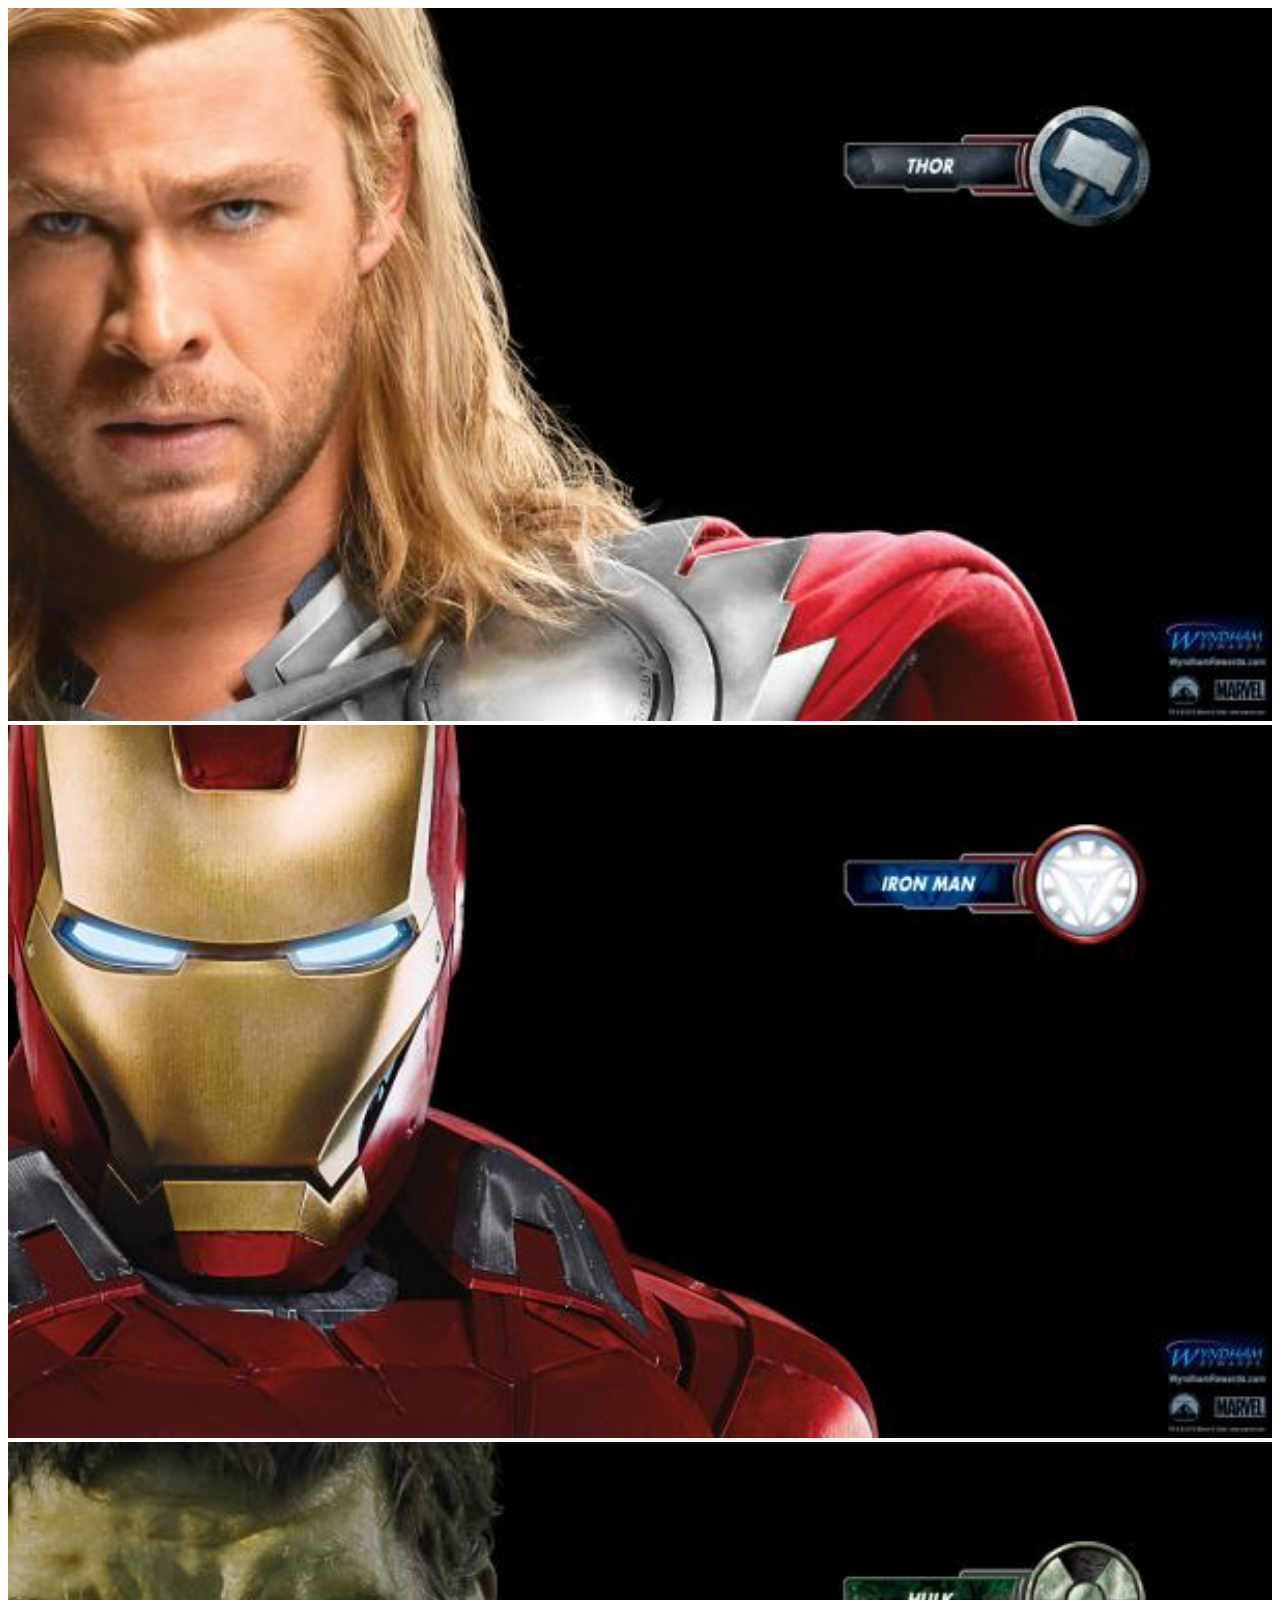
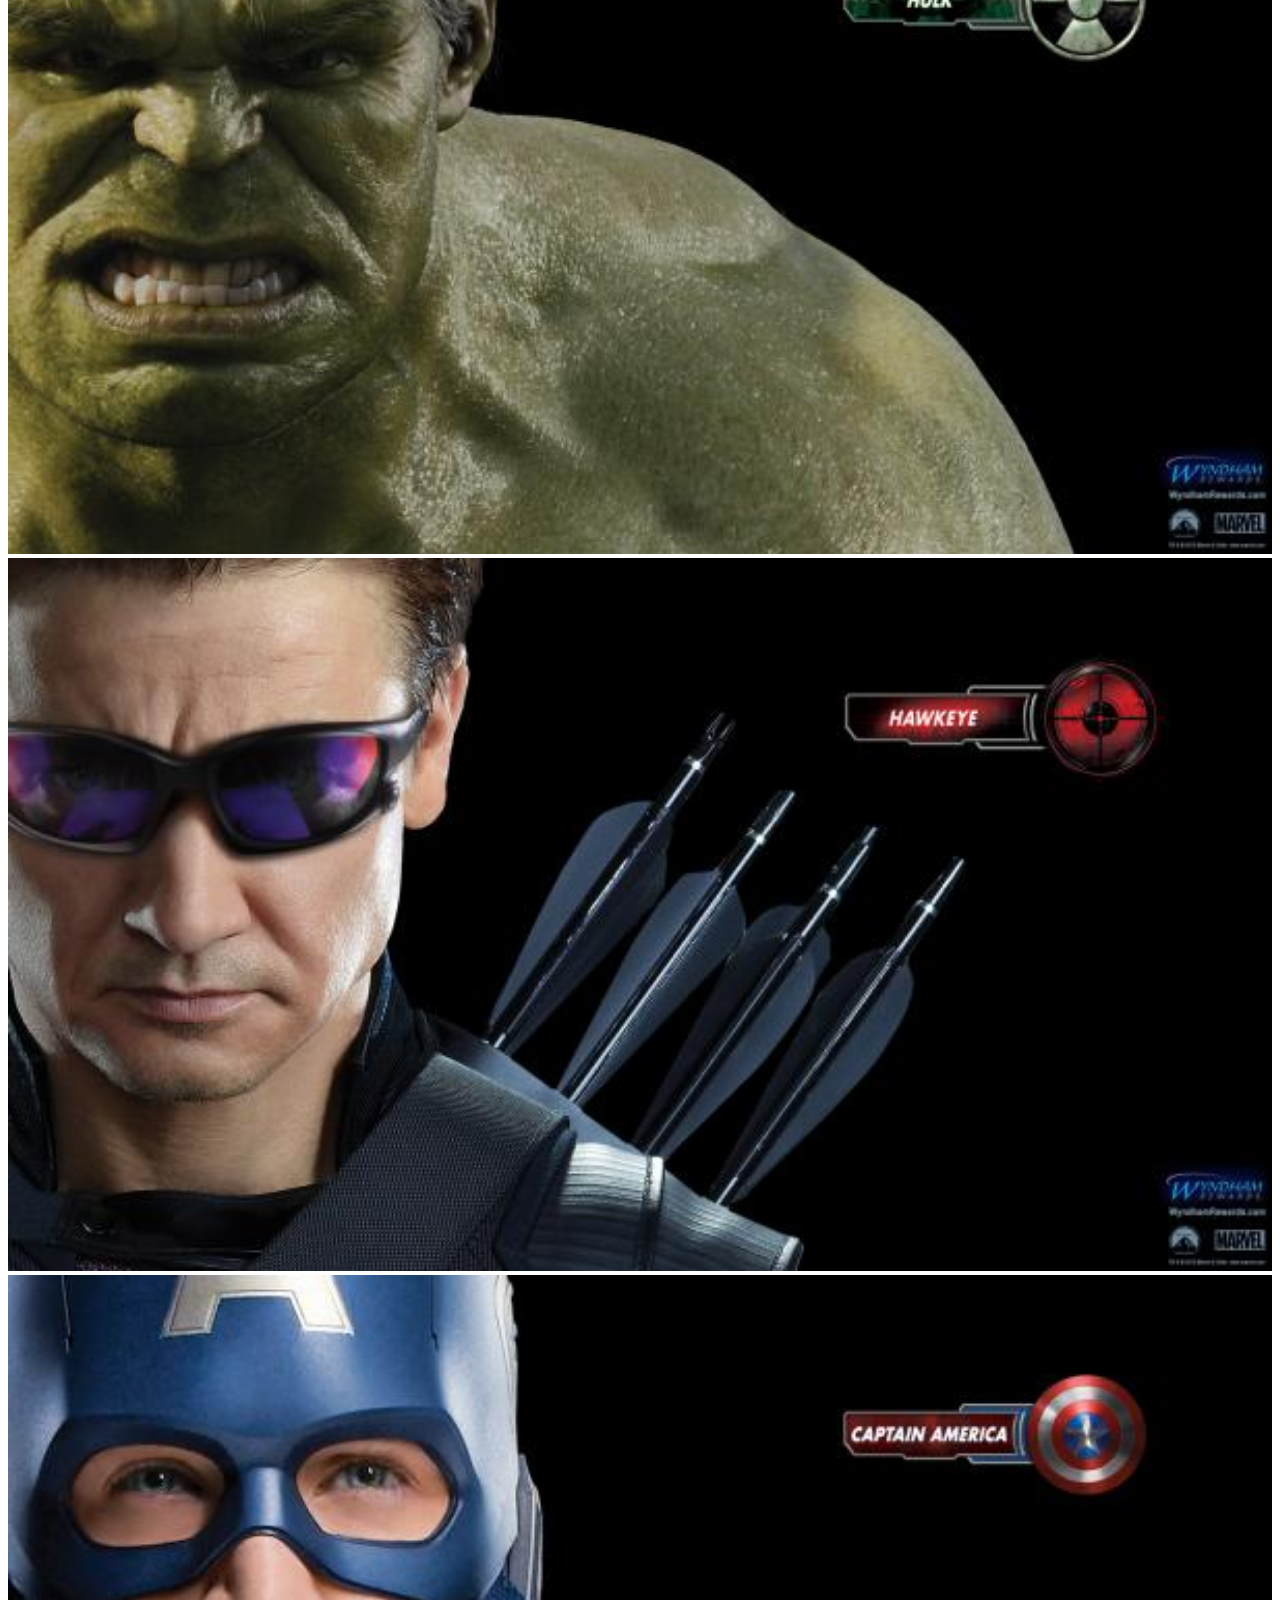
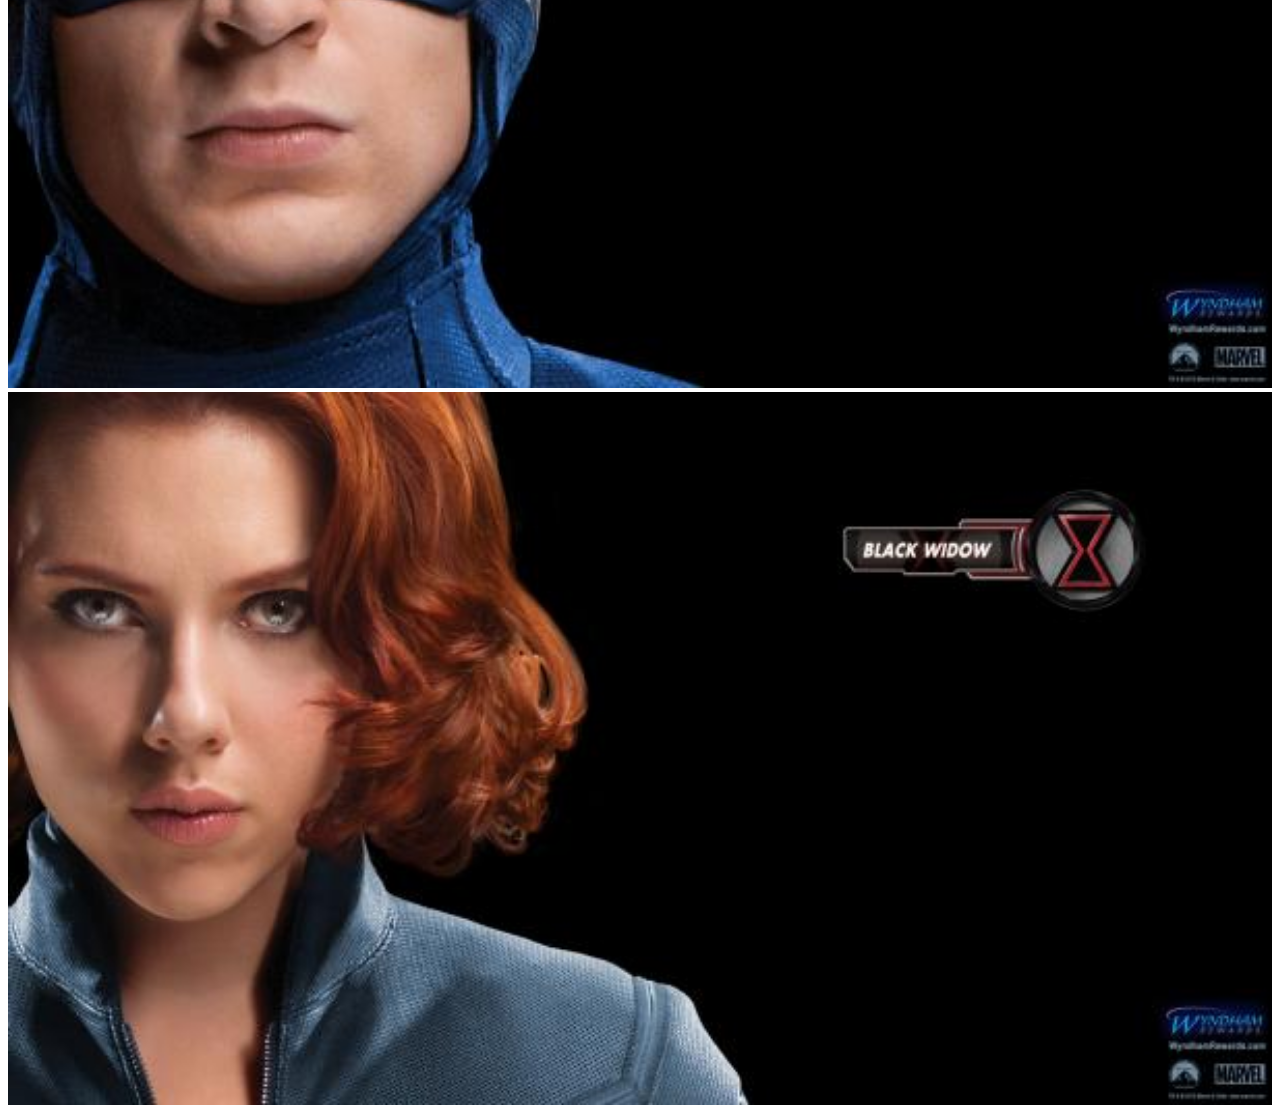
<file: mazandi_2/index.html>
<!DOCTYPE html>
<html>
    <head>
<link rel="stylesheet" a href="style.css" >
    </head>
    <body>
       <div class="gallery" >
        <a href="avenger_01.html"><img src="images/avengers_01.jpg" /></a>
        <a href="avenger_02.html"><img src="images/avengers_02.jpg" /></a>
       <a href="avenger_03.html"> <img src="images/avengers_03.jpg" /></a>
       <a href="avenger_04.html"><img src="images/avengers_04.jpg" /></a>
       <a href="avenger_05.html"><img src="images/avengers_05.jpg" /></a>
        <a href="avenger_06.html"><img src="images/avengers_06.jpg" /></a>
       </div> 
    </body>
</html>
</file>
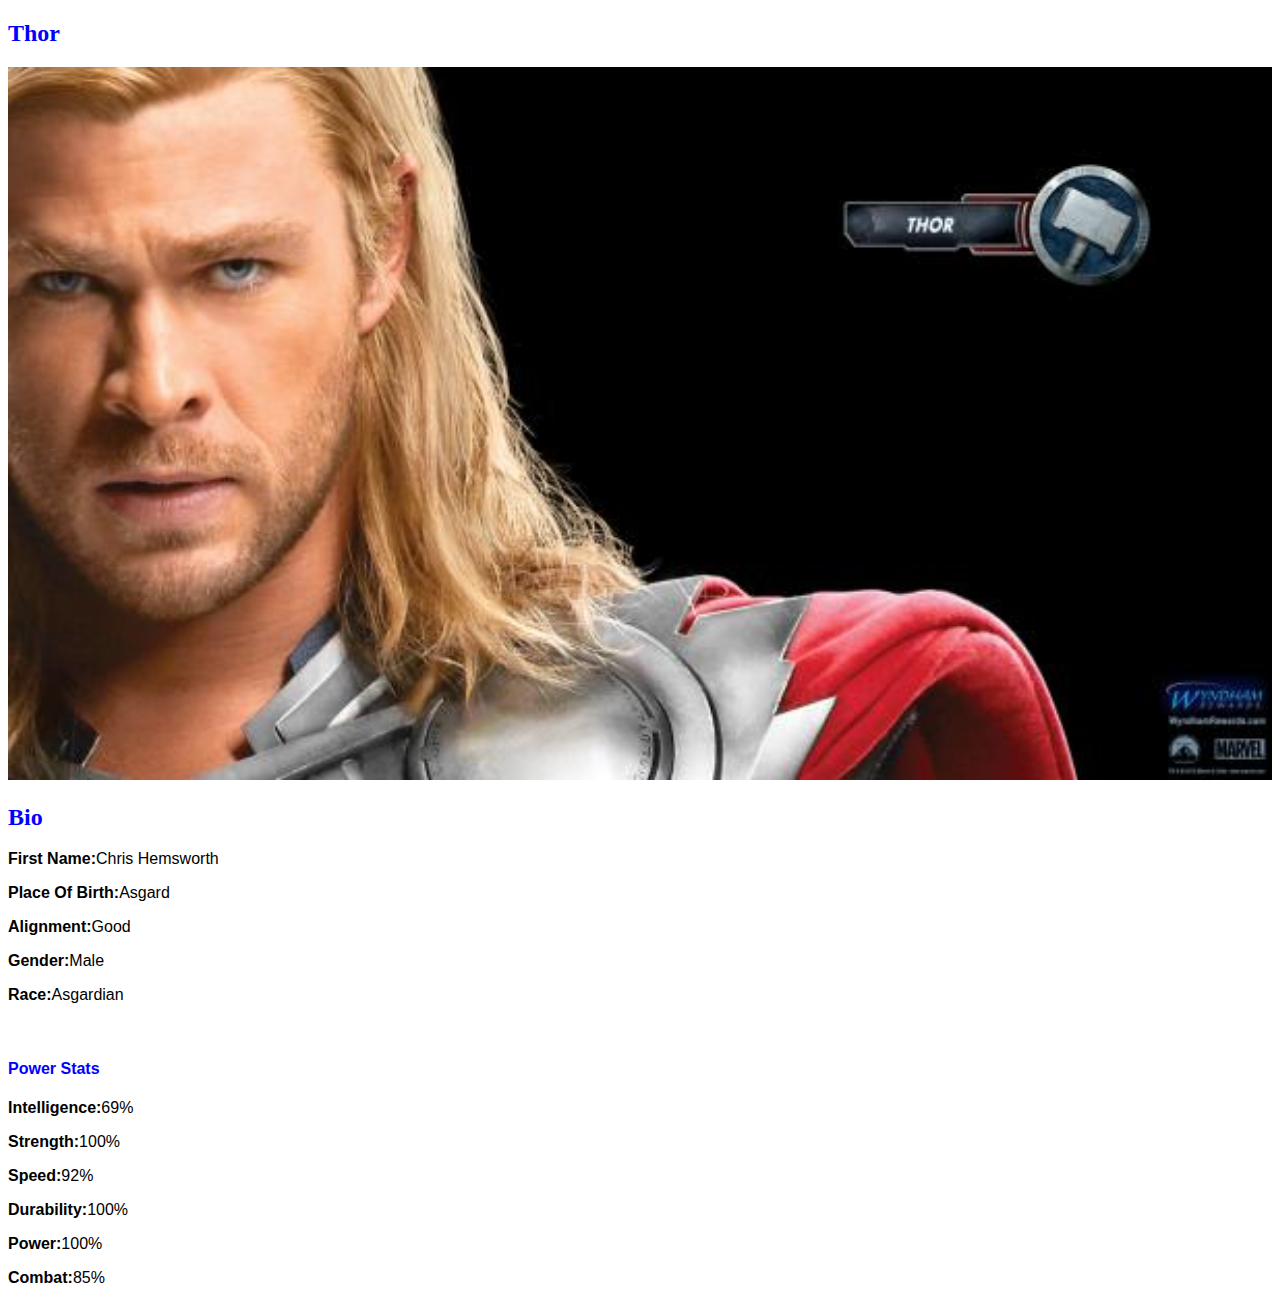
<file: mazandi_2/avenger_01.html>
<!DOCTYPE html>
<html>
    <head>
<link rel="stylesheet" a href="style.css" >
    </head>
    <body>
        <h2>Thor</h2>
       <div class="gallery" >
        <img src="images/avengers_01.jpg" />
       </div> 
       <h2>Bio</h2>
       <p><b>First Name:</b>Chris Hemsworth</p>
       <p><b>Place Of Birth:</b>Asgard</p> 
       <p><b>Alignment:</b>Good</p> 
       <p><b>Gender:</b>Male</p>
       <p><b>Race:</b>Asgardian</p> 
       <br/>
       <h4>Power Stats</b></h4>
       <p><b>Intelligence:</b>69%</p>
       <p><b>Strength:</b>100%</p>
       <p><b>Speed:</b>92%</p>
       <p><b>Durability:</b>100%</p>
       <p><b>Power:</b>100%</p>
       <p><b>Combat:</b>85%</p>
    </body>
</html>
</file>
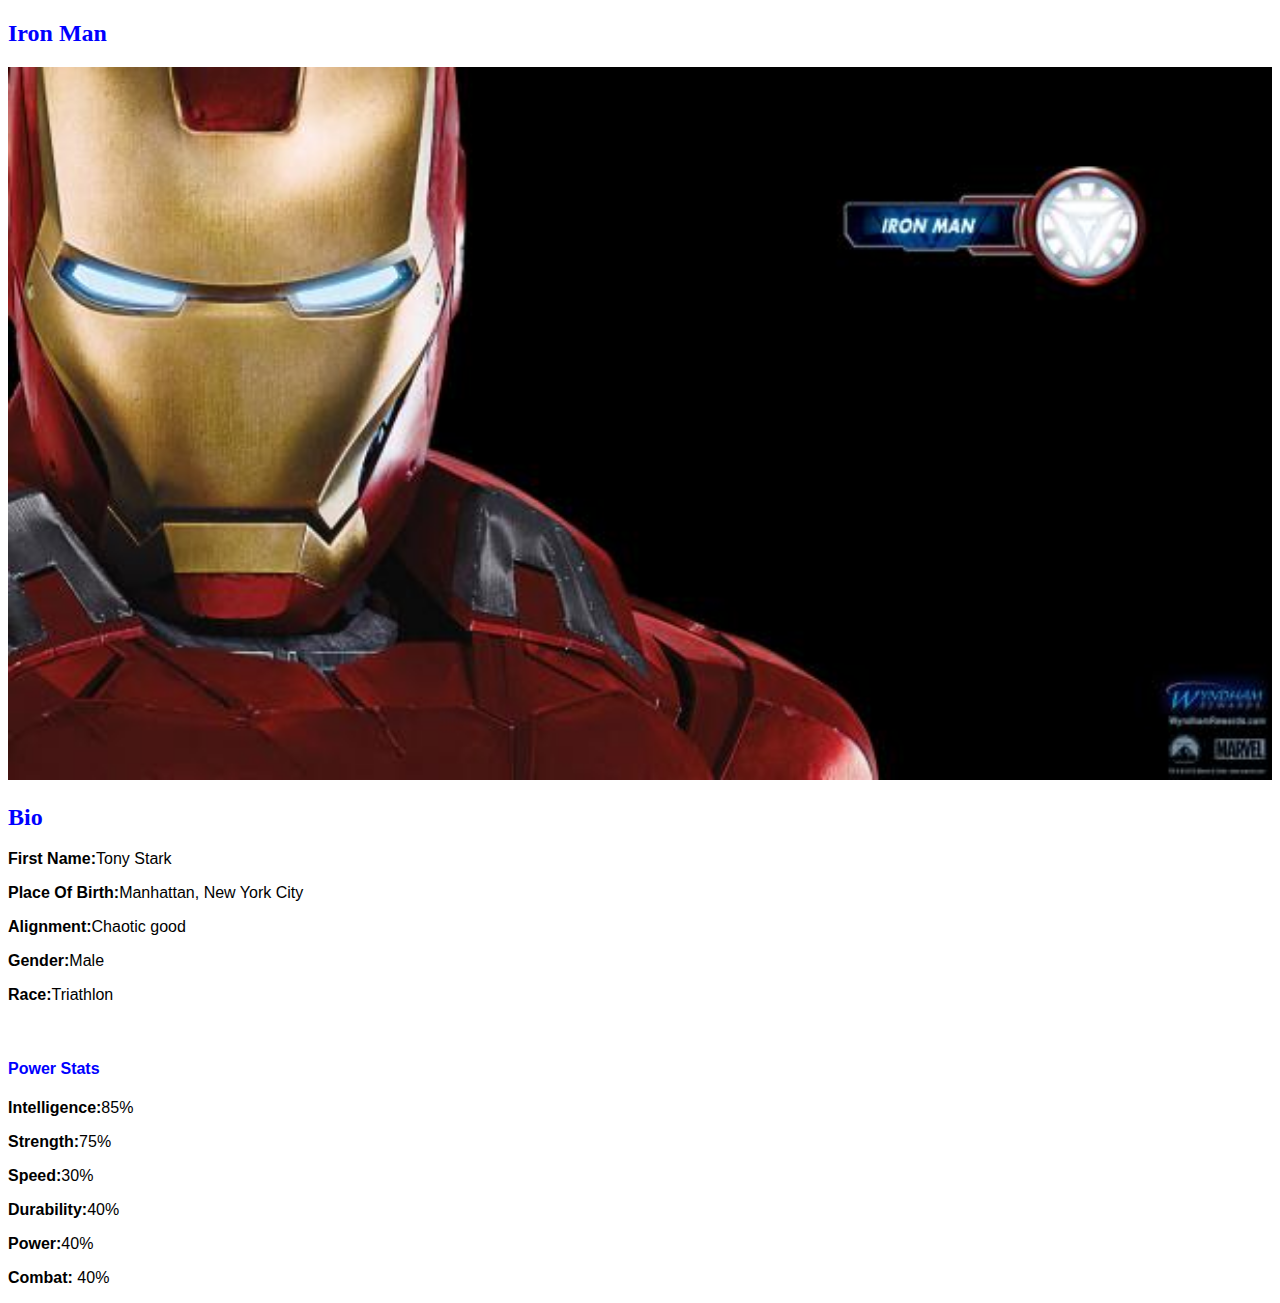
<file: mazandi_2/avenger_02.html>
<!DOCTYPE html>
<html>
    <head>
<link rel="stylesheet" a href="style.css" >
    </head>
    <body>
        <h2>Iron Man</h2>
       <div class="gallery" >
        <img src="images/avengers_02.jpg" />
       </div> 
       <h2>Bio</h2>
       <p><b>First Name:</b>Tony Stark </p>
       <p><b>Place Of Birth:</b>Manhattan, New York City</p> 
       <p><b>Alignment:</b>Chaotic good</p> 
       <p><b>Gender:</b>Male</p>
       <p><b>Race:</b>Triathlon</p> 
       <br/>
       <h4>Power Stats</b></h4>
       <p><b>Intelligence:</b>85%</p>
       <p><b>Strength:</b>75%</p>
       <p><b>Speed:</b>30%</p>
       <p><b>Durability:</b>40%</p>
       <p><b>Power:</b>40%</p>
       <p><b>Combat: </b>40%</p>
    </body>
</html>
</file>
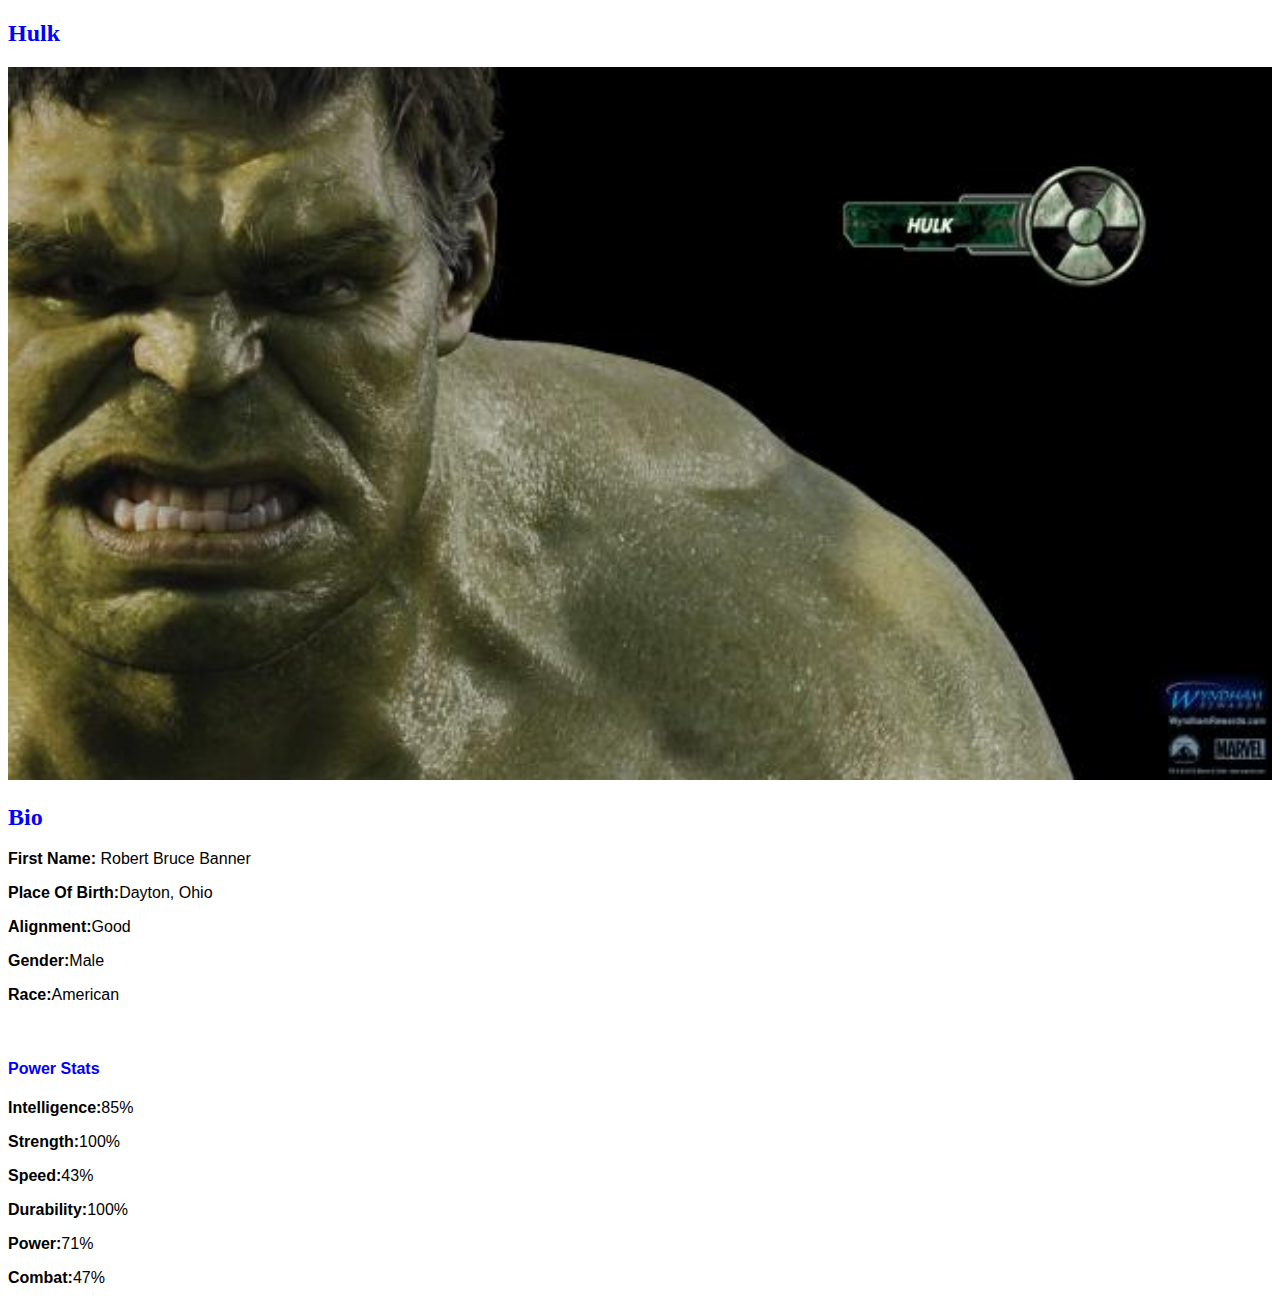
<file: mazandi_2/avenger_03.html>
<!DOCTYPE html>
<html>
    <head>
<link rel="stylesheet" a href="style.css" >
    </head>
    <body>
        <h2>Hulk</h2>
       <div class="gallery" >
        <img src="images/avengers_03.jpg" />
       </div> 
       <h2>Bio</h2>
       <p><b>First Name: </b>Robert Bruce Banner</p>
       <p><b>Place Of Birth:</b>Dayton, Ohio</p> 
       <p><b>Alignment:</b>Good</p> 
       <p><b>Gender:</b>Male</p>
       <p><b>Race:</b>American</p> 
       <br/>
       <h4>Power Stats</b></h4>
       <p><b>Intelligence:</b>85%</p>
       <p><b>Strength:</b>100%</p>
       <p><b>Speed:</b>43%</p>
       <p><b>Durability:</b>100%</p>
       <p><b>Power:</b>71%</p>
       <p><b>Combat:</b>47%</p>
    </body>
</html>
</file>
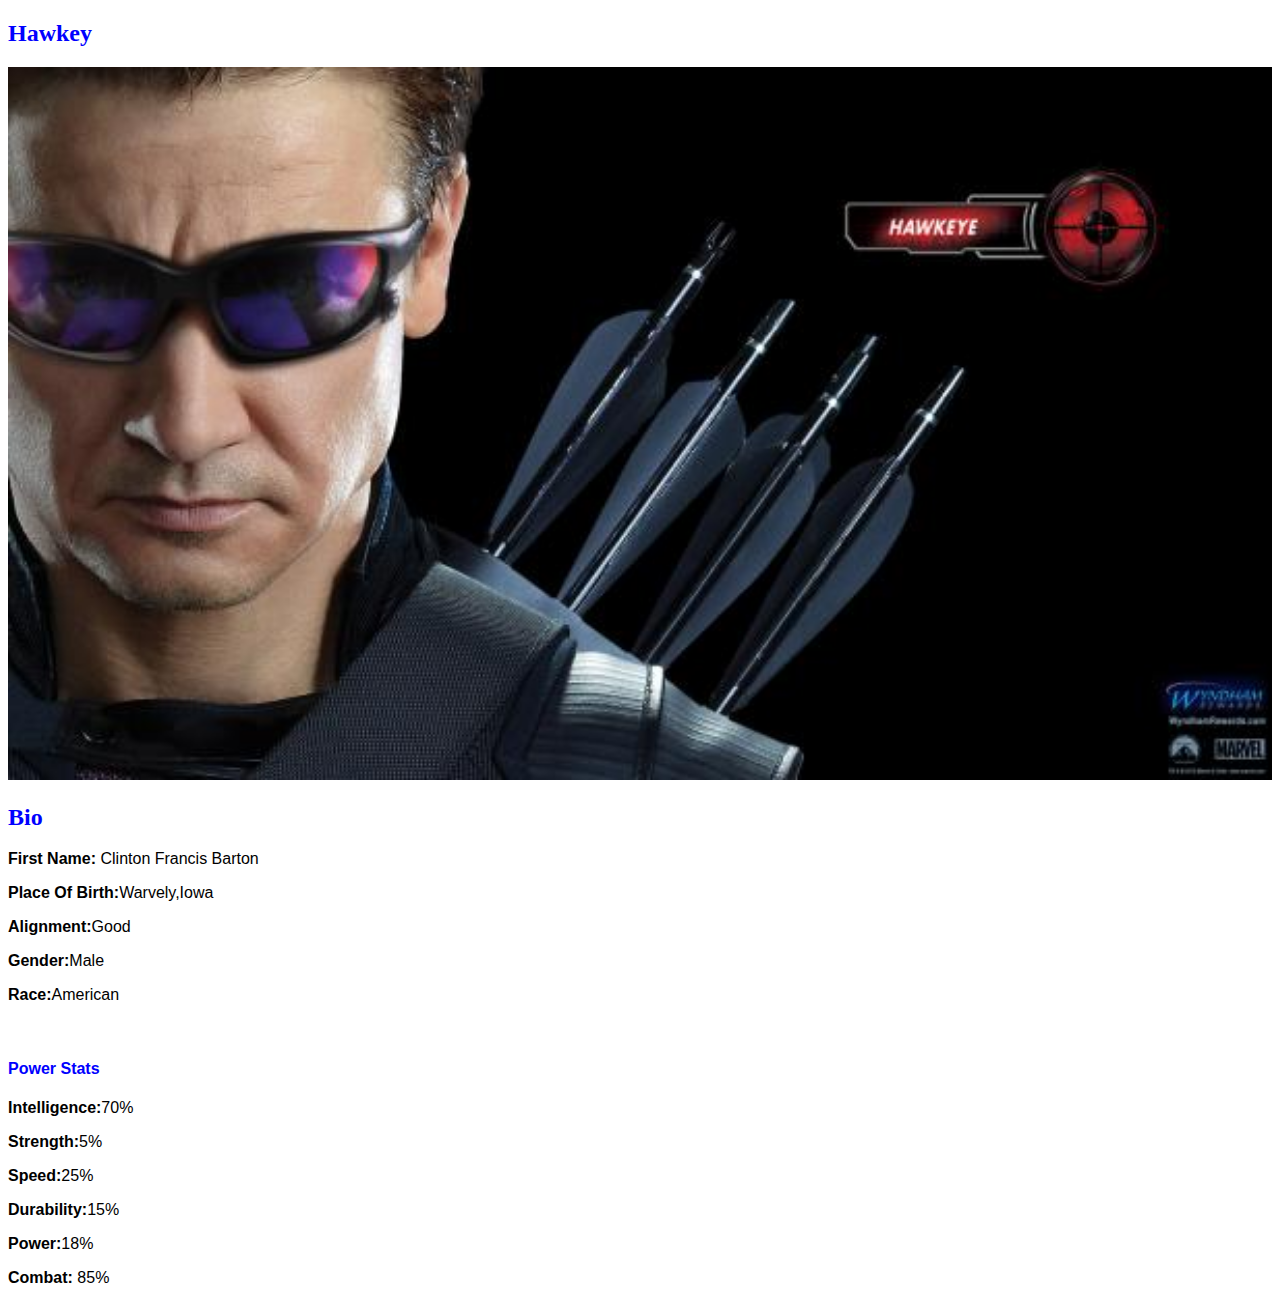
<file: mazandi_2/avenger_04.html>
<!DOCTYPE html>
<html>
    <head>
<link rel="stylesheet" a href="style.css" >
    </head>
    <body>
        <h2>Hawkey</h2>
       <div class="gallery" >
        <img src="images/avengers_04.jpg" />
       </div> 
       <h2>Bio</h2>
       <p><b>First Name: </b>Clinton Francis Barton</p>
       <p><b>Place Of Birth:</b>Warvely,Iowa</p> 
       <p><b>Alignment:</b>Good</p> 
       <p><b>Gender:</b>Male</p>
       <p><b>Race:</b>American</p> 
       <br/>
       <h4>Power Stats</b></h4>
       <p><b>Intelligence:</b>70%</p>
       <p><b>Strength:</b>5%</p>
       <p><b>Speed:</b>25%</p>
       <p><b>Durability:</b>15%</p>
       <p><b>Power:</b>18%</p>
       <p><b>Combat: </b>85%</p>
    </body>
</html>
</file>
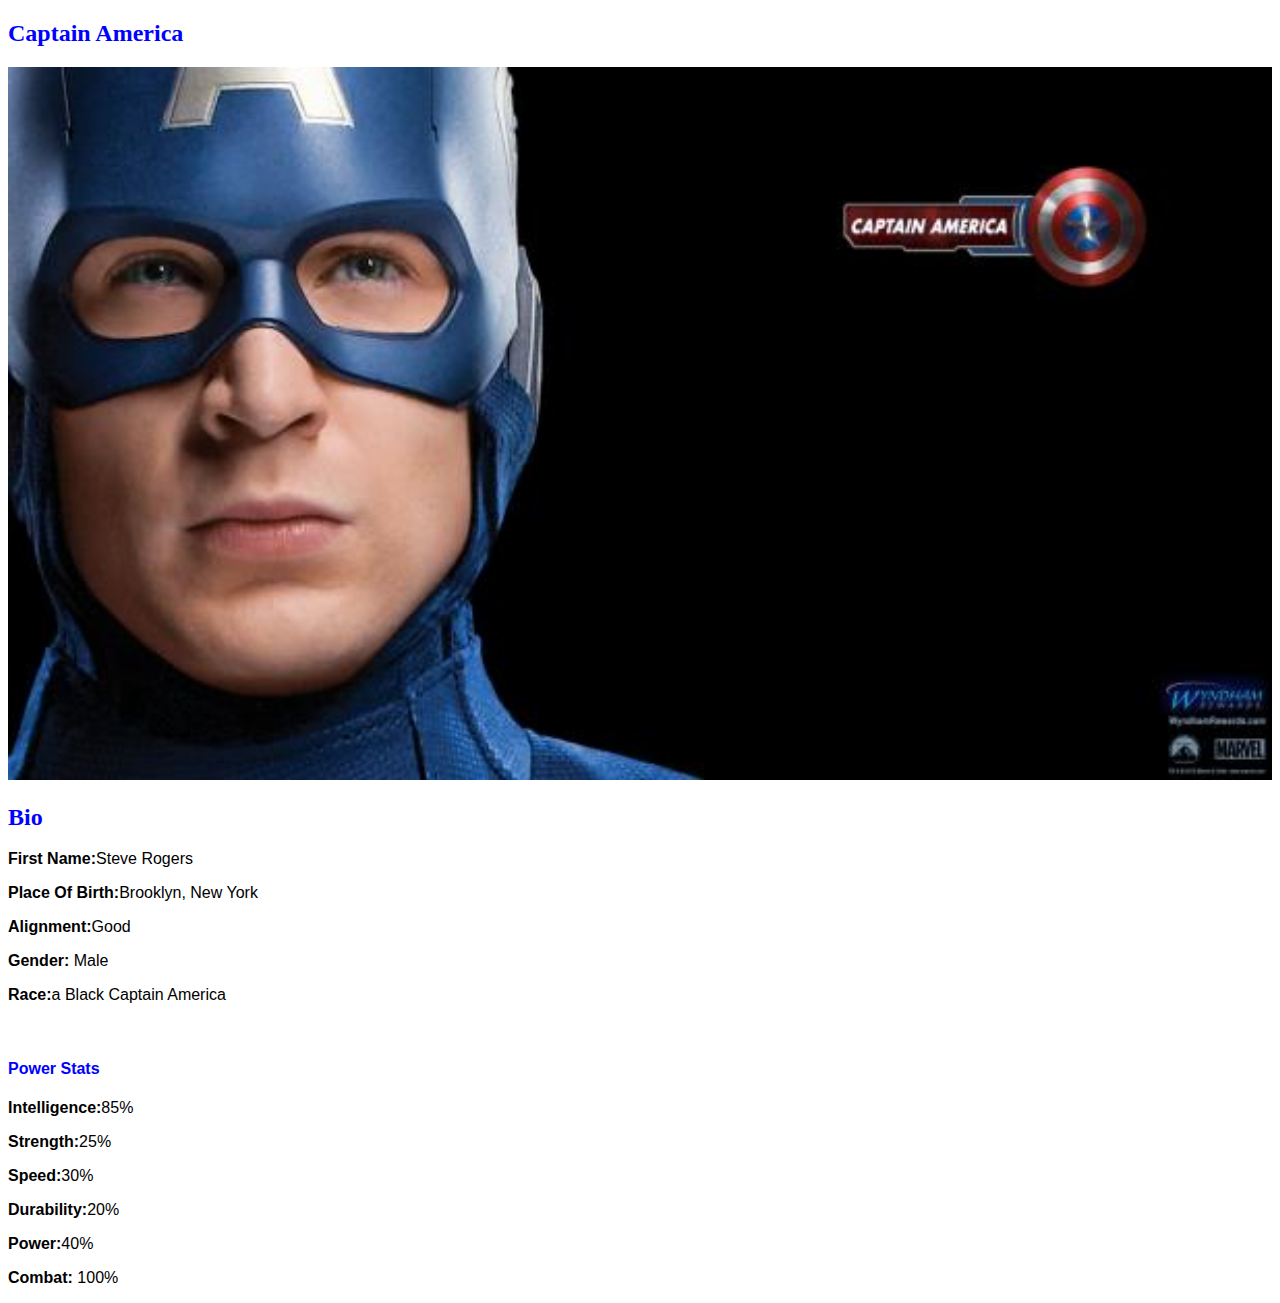
<file: mazandi_2/avenger_05.html>
<!DOCTYPE html>
<html>
    <head>
<link rel="stylesheet" a href="style.css" >
    </head>
    <body>
        <h2>Captain America</h2>
       <div class="gallery" >
        <img src="images/avengers_05.jpg" />
       </div> 
       <h2>Bio</h2>
       <p><b>First Name:</b>Steve Rogers</p>
       <p><b>Place Of Birth:</b>Brooklyn, New York </p> 
       <p><b>Alignment:</b>Good</p> 
       <p><b>Gender:</b> Male</p>
       <p><b>Race:</b>a Black Captain America</p> 
       <br/>
       <h4>Power Stats</b></h4>
       <p><b>Intelligence:</b>85% </p>
       <p><b>Strength:</b>25%</p>
       <p><b>Speed:</b>30%</p>
       <p><b>Durability:</b>20%</p>
       <p><b>Power:</b>40%</p>
       <p><b>Combat: </b>100%</p>
    </body>
</html>
</file>
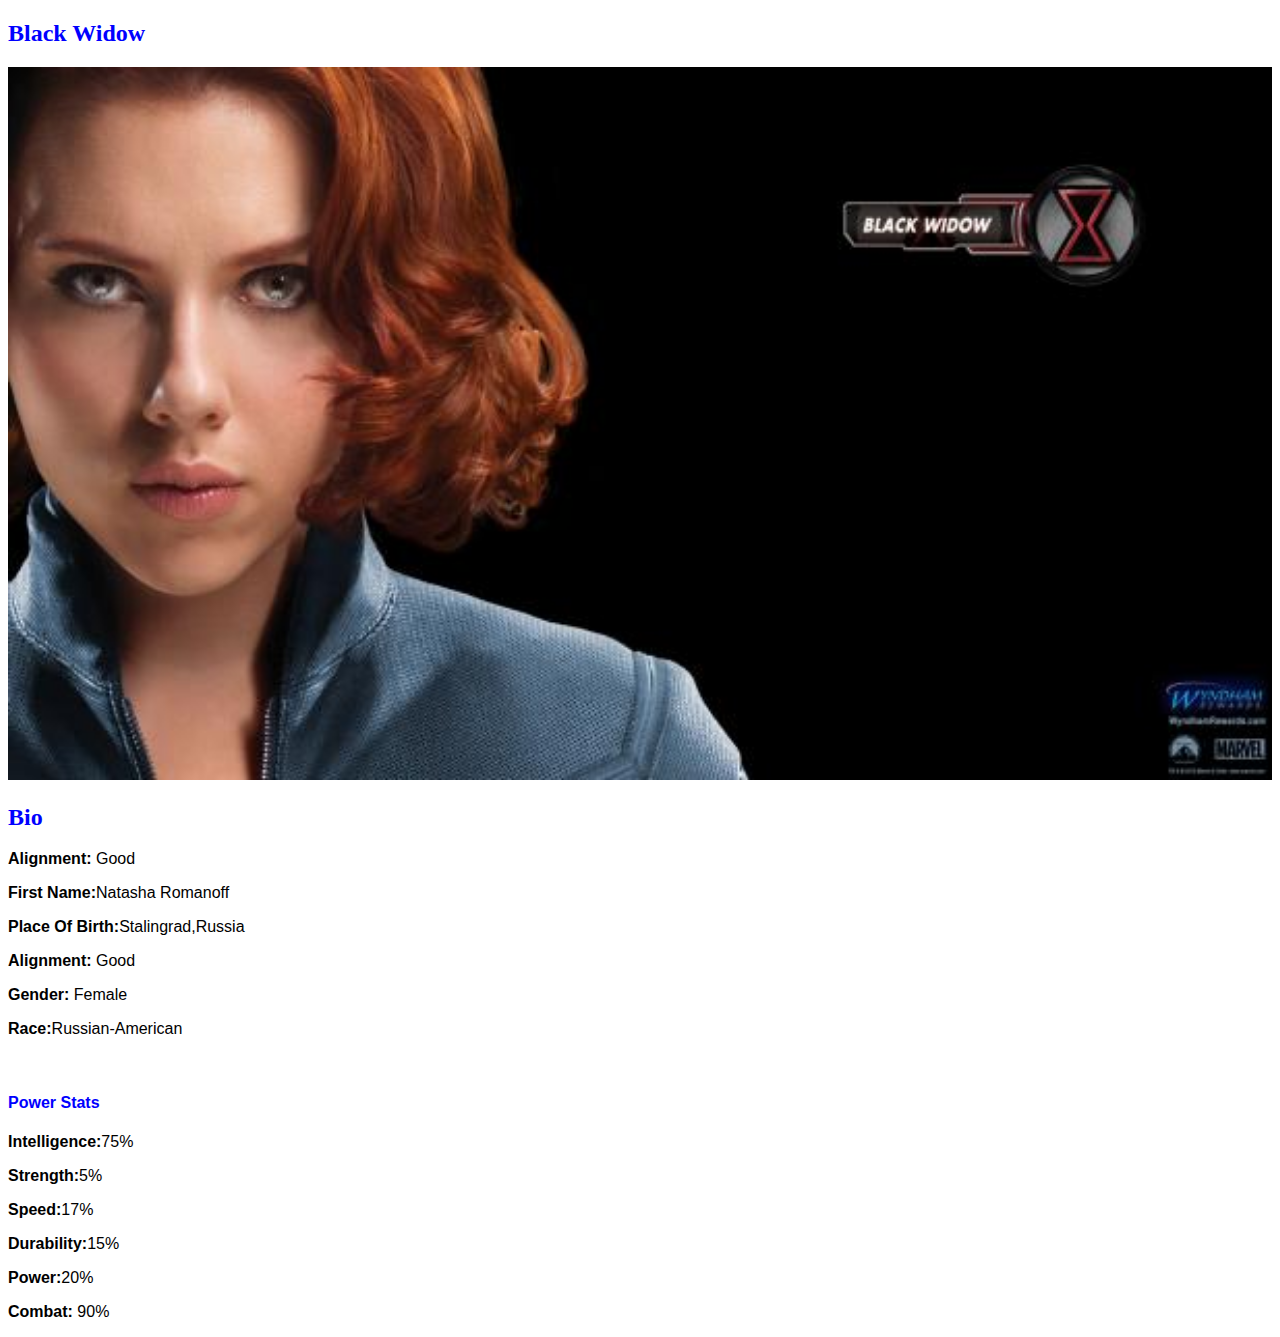
<file: mazandi_2/avenger_06.html>
<!DOCTYPE html>
<html>
    <head>
<link rel="stylesheet" a href="style.css" >
    </head>
    <body>
        <h2>Black Widow</h2>
       <div class="gallery" >
        <img src="images/avengers_06.jpg" />
       </div> 
       <h2>Bio</h2>
       <p><b>Alignment:</b> Good</p> 
       <p><b>First Name:</b>Natasha Romanoff </p>
       <p><b>Place Of Birth:</b>Stalingrad,Russia</p> 
       <p><b>Alignment:</b> Good</p> 
       <p><b>Gender:</b> Female</p>
       <p><b>Race:</b>Russian-American</p>
       <br/>
       <h4>Power Stats</b></h4>
       <p><b>Intelligence:</b>75%</p>
       <p><b>Strength:</b>5%</p>
       <p><b>Speed:</b>17%</p>
       <p><b>Durability:</b>15%</p>
       <p><b>Power:</b>20%</p>
       <p><b>Combat: </b>90%</p>
    </body>
</html>
</file>
<file: mazandi_2/style.css>
.gallery img{
    width: 100%;
}
h4{
    font-family: sans-serif;
    color: blue;
}
h2{
    color: blue;
}
p{
  font-family: Arial, Helvetica, sans-serif;  
}
</file>
